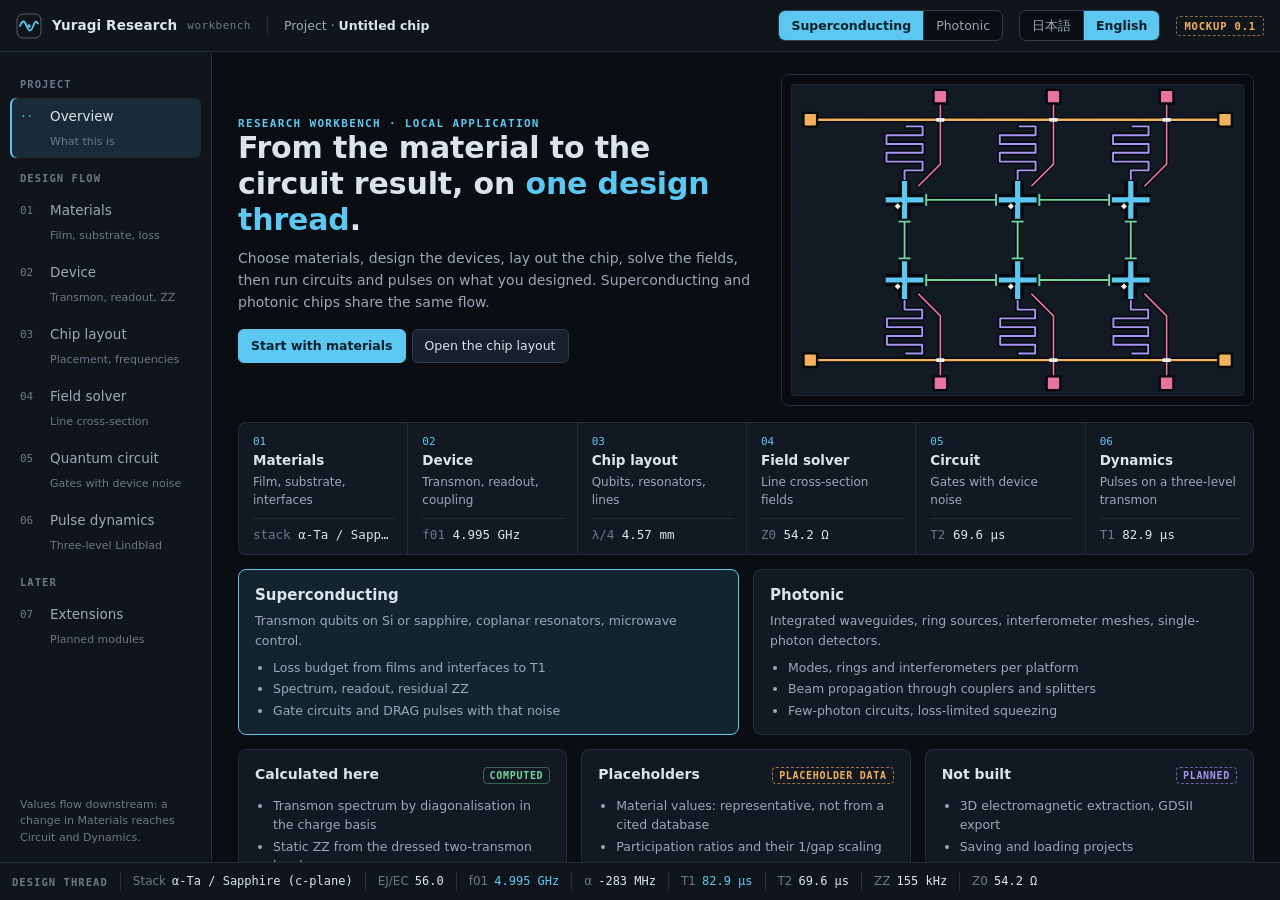
<file: index.html>
<!doctype html>
<html lang="en" data-platform="sc">
<head>
  <meta charset="utf-8">
  <meta name="viewport" content="width=device-width, initial-scale=1">
  <title>Yuragi Research</title>
  <link rel="stylesheet" href="assets/css/app.css">
</head>
<body>
  <div id="app">
    <header id="topbar"></header>
    <nav id="nav" aria-label="Stages"></nav>
    <main id="main" tabindex="-1"></main>
    <footer id="thread"></footer>
  </div>
  <div id="toast" role="status" aria-live="polite"></div>
  <noscript>This mockup needs JavaScript. / このモックアップの表示には JavaScript が必要です。</noscript>

  <script src="assets/js/physics/linalg.js"></script>
  <script src="assets/js/physics/sc.js"></script>
  <script src="assets/js/physics/fieldsolver.js"></script>
  <script src="assets/js/physics/photonics.js"></script>
  <script src="assets/js/physics/bpm.js"></script>
  <script src="assets/js/physics/linearoptics.js"></script>
  <script src="assets/js/physics/qcircuit.js"></script>
  <script src="assets/js/physics/dynamics.js"></script>
  <script src="assets/js/data/materials.js"></script>
  <script src="assets/js/app/core.js"></script>
  <script src="assets/js/app/plot.js"></script>
  <script src="assets/js/views/overview.js"></script>
  <script src="assets/js/views/materials.js"></script>
  <script src="assets/js/views/device.js"></script>
  <script src="assets/js/views/layout.js"></script>
  <script src="assets/js/views/field.js"></script>
  <script src="assets/js/views/circuit.js"></script>
  <script src="assets/js/views/dynamics.js"></script>
  <script src="assets/js/views/extensions.js"></script>
  <script src="assets/js/app/main.js"></script>
</body>
</html>
</file>
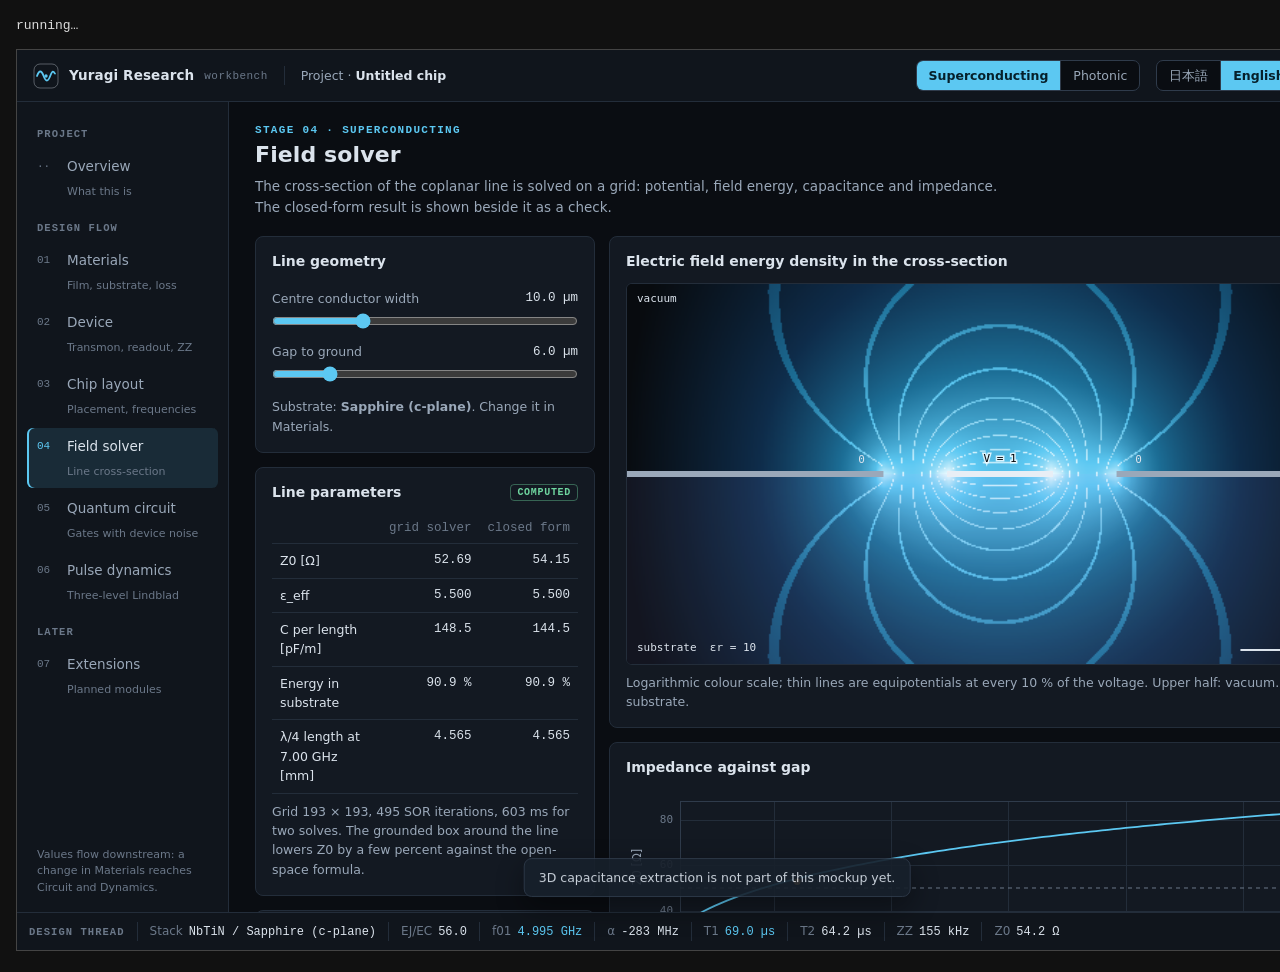
<file: tests/ui-smoke.html>
<!doctype html>
<html lang="en">
<head>
<meta charset="utf-8">
<title>UI smoke test</title>
<style>body{font:13px/1.5 monospace;background:#111;color:#ddd;margin:16px} iframe{width:1400px;height:900px;border:1px solid #444} .bad{color:#f88} .ok{color:#8f8}</style>
</head>
<body>
<!-- Drives every view of the app through its controls and reports uncaught errors.
     Needs http (run `python launch.py --no-open --port 8765` and open /tests/ui-smoke.html). -->
<pre id="log">running…</pre>
<iframe id="app" src="../index.html"></iframe>
<script>
(async function () {
  const log = document.getElementById('log');
  const frame = document.getElementById('app');
  const lines = [];
  const errors = [];
  const sleep = (ms) => new Promise((r) => setTimeout(r, ms));
  await new Promise((r) => { if (frame.contentDocument && frame.contentDocument.readyState === 'complete' && frame.contentWindow.YR) r(); else frame.addEventListener('load', r); });
  const win = frame.contentWindow, doc = frame.contentDocument, YR = win.YR;
  let where = 'boot';
  win.addEventListener('error', (e) => errors.push(where + ': ' + e.message + ' @' + (e.filename || '').split('/').pop() + ':' + e.lineno));
  win.addEventListener('unhandledrejection', (e) => errors.push(where + ': ' + e.reason));

  const fire = (el, type, init) => el.dispatchEvent(new win.Event(type, Object.assign({ bubbles: true }, init || {})));
  const setRange = (input, value) => { input.value = value; fire(input, 'input'); fire(input, 'change'); };
  const click = (el) => el.dispatchEvent(new win.MouseEvent('click', { bubbles: true, clientX: 5, clientY: 5 }));
  const main = () => doc.getElementById('main');

  function exercise() {
    let n = 0;
    for (const input of Array.from(main().querySelectorAll('input[type=range]'))) {
      if (!input.isConnected) continue;
      const lo = +input.min, hi = +input.max, start = input.value;
      setRange(input, lo); setRange(input, hi); setRange(input, start); n += 3;
    }
    for (const box of Array.from(main().querySelectorAll('input[type=checkbox]'))) { box.click(); box.click(); n += 2; }
    for (const row of Array.from(main().querySelectorAll('tr.pick'))) { click(row); n++; }
    for (const sel of Array.from(main().querySelectorAll('select'))) {
      for (const opt of Array.from(sel.options)) { sel.value = opt.value; fire(sel, 'change'); n++; }
    }
    // buttons: re-query by index because clicking may rebuild parts of the view
    const count = main().querySelectorAll('button:not([data-go]):not([data-platform])').length;
    for (let i = 0; i < count; i++) {
      const b = main().querySelectorAll('button:not([data-go]):not([data-platform])')[i];
      if (b && !b.disabled && b.dataset.act !== 'send') { click(b); n++; }
    }
    return n;
  }
  function editors() {
    let n = 0;
    const tools = () => Array.from(main().querySelectorAll('.gate-btn'));
    for (let t = 0; t < tools().length; t++) {
      click(tools()[t]);
      for (const idx of [0, 1, 14, 3]) {
        const cell = main().querySelectorAll('.cell')[idx];
        if (cell) { click(cell); n++; }
      }
    }
    for (const inp of Array.from(main().querySelectorAll('.inp'))) { click(inp); n++; }
    for (let i = 0; i < 4; i++) { const inp = main().querySelectorAll('.inp')[0]; if (inp) { click(inp); n++; } }
    for (let i = 0; i < main().querySelectorAll('.mzi').length; i++) { click(main().querySelectorAll('.mzi')[i]); n++; }
    const qb = main().querySelector('.canvas-wrap .qb');
    if (qb) {
      const wrap = qb.closest('.canvas-wrap');
      const r = qb.getBoundingClientRect();
      const ev = (type, x, y) => { const e = new win.MouseEvent(type, { bubbles: true, clientX: x, clientY: y }); Object.defineProperty(e, 'pointerId', { value: 1 }); return e; };
      wrap.setPointerCapture = function () {};
      qb.dispatchEvent(ev('pointerdown', r.x + r.width / 2, r.y + r.height / 2));
      wrap.dispatchEvent(ev('pointermove', r.x + r.width / 2 + 40, r.y + r.height / 2 + 15));
      wrap.dispatchEvent(ev('pointerup', r.x + r.width / 2 + 40, r.y + r.height / 2 + 15));
      n += 3;
    }
    return n;
  }

  const views = ['overview', 'materials', 'device', 'layout', 'field', 'circuit', 'dynamics', 'extensions'];
  for (const lang of ['en', 'ja']) {
    for (const platform of ['sc', 'ph']) {
      YR.state.lang = lang; YR.state.platform = platform; YR.renderAll();
      for (const view of views) {
        where = lang + '/' + platform + '/' + view;
        const before = errors.length;
        let n = 0;
        try {
          YR.go(view); await sleep(30);
          n += exercise(); await sleep(30);
          n += editors(); await sleep(30);
          n += exercise();
        } catch (e) { errors.push(where + ': threw ' + (e && e.stack ? e.stack.split('\n').slice(0, 2).join(' | ') : e)); }
        const text = main().textContent;
        const empty = text.trim().length < 40;
        const leaks = /undefined|NaN|\[object/.test(text);
        if (empty) errors.push(where + ': view rendered empty');
        if (leaks) errors.push(where + ': text contains undefined/NaN/[object: ' + (text.match(/.{0,40}(undefined|NaN|\[object).{0,30}/) || [''])[0]);
        lines.push((errors.length === before ? 'ok   ' : 'FAIL ') + where + '  (' + n + ' actions)');
      }
    }
  }
  // cross-stage link: photonic layout -> circuit
  where = 'link/layout->circuit';
  try {
    YR.state.platform = 'ph'; YR.renderAll(); YR.go('layout'); await sleep(30);
    click(main().querySelector('.view-head .seg button')); await sleep(30);      // 4 modes
    click(main().querySelector('[data-act="send"]')); await sleep(30);
    if (YR.state.view !== 'circuit') errors.push(where + ': did not navigate');
    if (main().querySelectorAll('.inp').length !== 4) errors.push(where + ': expected 4 modes in the circuit');
    lines.push('ok   ' + where);
  } catch (e) { errors.push(where + ': threw ' + e); }

  log.className = errors.length ? 'bad' : 'ok';
  log.textContent = 'RESULT ' + (errors.length ? 'FAIL ' + errors.length : 'PASS') + '\n' + lines.join('\n') + (errors.length ? '\n\nERRORS\n' + errors.join('\n') : '');
  document.title = errors.length ? 'FAIL' : 'PASS';
})();
</script>
</body>
</html>
</file>
<file: assets/css/app.css>
/* Yuragi Research — workbench mockup */
:root {
  --bg: #0a0d12;
  --bg-2: #10151c;
  --panel: #131922;
  --panel-2: #18202b;
  --line: #232d3a;
  --line-2: #2f3b4b;
  --text: #dbe3ec;
  --text-2: #9aa8b9;
  --text-3: #6b7889;
  --accent: #5cc8f2;
  --accent-ink: #06202b;
  --accent-soft: rgba(92, 200, 242, 0.12);
  --s1: #5cc8f2;
  --s2: #f2b25c;
  --s3: #e9739f;
  --s4: #6fd6a0;
  --s5: #a595f5;
  --warn: #f2b25c;
  --bad: #f07c7c;
  --good: #6fd6a0;
  --sans: "Segoe UI", "Yu Gothic UI", "Hiragino Sans", "Noto Sans JP", "Meiryo", system-ui, sans-serif;
  --mono: "Cascadia Mono", "Cascadia Code", Consolas, "SF Mono", Menlo, monospace;
  --radius: 8px;
}
html[data-platform="ph"] {
  --accent: #f2b25c;
  --accent-ink: #2b1c06;
  --accent-soft: rgba(242, 178, 92, 0.12);
}

* { box-sizing: border-box; }
html, body { height: 100%; }
body {
  margin: 0;
  background: var(--bg);
  color: var(--text);
  font: 13.5px/1.55 var(--sans);
  -webkit-font-smoothing: antialiased;
}
button, input, select { font: inherit; color: inherit; }
button { cursor: pointer; }
:focus-visible { outline: 2px solid var(--accent); outline-offset: 2px; border-radius: 4px; }
h1, h2, h3, p { margin: 0; }
a { color: var(--accent); }

#app {
  display: grid;
  grid-template: 52px 1fr 38px / 212px 1fr;
  grid-template-areas: "top top" "nav main" "thread thread";
  height: 100vh;
  min-width: 0;
}

/* ---------- top bar ---------- */
#topbar {
  grid-area: top;
  display: flex; align-items: center; gap: 16px;
  padding: 0 16px;
  background: var(--bg-2);
  border-bottom: 1px solid var(--line);
  min-width: 0;
}
.brand { display: flex; align-items: center; gap: 10px; font-weight: 600; letter-spacing: 0.01em; white-space: nowrap; }
.brand svg { display: block; }
.brand small { font: 500 11px var(--mono); color: var(--text-3); letter-spacing: 0.04em; }
.project {
  color: var(--text-2); font-size: 12.5px; padding-left: 16px; border-left: 1px solid var(--line);
  white-space: nowrap; overflow: hidden; text-overflow: ellipsis; min-width: 0;
}
.project b { color: var(--text); font-weight: 600; }
.spacer { flex: 1; }
.mock-flag {
  font: 600 10.5px var(--mono); letter-spacing: 0.08em; text-transform: uppercase;
  color: var(--warn); border: 1px dashed rgba(242, 178, 92, 0.55); border-radius: 4px; padding: 3px 7px;
  white-space: nowrap;
}

.seg {
  display: inline-flex; border: 1px solid var(--line-2); border-radius: 7px; overflow: hidden; background: var(--bg);
}
.seg button {
  border: 0; background: transparent; padding: 5px 12px; color: var(--text-2); font-size: 12.5px; white-space: nowrap;
}
.seg button + button { border-left: 1px solid var(--line-2); }
.seg button:hover { color: var(--text); }
.seg button[aria-pressed="true"] { background: var(--accent); color: var(--accent-ink); font-weight: 600; }
.seg.small button { padding: 3px 9px; font-size: 12px; }

/* ---------- navigation ---------- */
#nav {
  grid-area: nav;
  background: var(--bg-2);
  border-right: 1px solid var(--line);
  padding: 14px 10px;
  overflow-y: auto;
  display: flex; flex-direction: column; gap: 2px;
}
.nav-group { font: 600 10.5px var(--mono); color: var(--text-3); letter-spacing: 0.1em; text-transform: uppercase; padding: 12px 10px 6px; }
.nav-item {
  display: grid; grid-template-columns: 22px 1fr; align-items: center; gap: 8px;
  width: 100%; text-align: left; border: 0; background: transparent;
  padding: 8px 10px; border-radius: 6px; color: var(--text-2);
}
.nav-item .num { font: 500 11px var(--mono); color: var(--text-3); }
.nav-item .sub { grid-column: 2; font-size: 11px; color: var(--text-3); margin-top: -2px; }
.nav-item:hover { background: var(--panel); color: var(--text); }
.nav-item[aria-current="page"] { background: var(--accent-soft); color: var(--text); box-shadow: inset 2px 0 0 var(--accent); }
.nav-item[aria-current="page"] .num { color: var(--accent); }
.nav-foot { margin-top: auto; padding: 12px 10px 2px; font-size: 11px; color: var(--text-3); line-height: 1.5; }

/* ---------- main ---------- */
#main { grid-area: main; overflow: auto; padding: 22px 26px 40px; min-width: 0; }
#main:focus { outline: none; }
.view { max-width: 1480px; margin: 0 auto; }
.view-head { display: flex; align-items: flex-end; gap: 18px; flex-wrap: wrap; margin-bottom: 18px; }
.kicker { font: 600 11px var(--mono); letter-spacing: 0.12em; text-transform: uppercase; color: var(--accent); }
.view-head h1 { font-size: 22px; font-weight: 600; letter-spacing: 0.005em; margin-top: 2px; }
.view-head p { color: var(--text-2); max-width: 760px; margin-top: 4px; }
.view-head .tools { margin-left: auto; display: flex; gap: 8px; align-items: center; flex-wrap: wrap; }

.grid { display: grid; gap: 14px; }
.g2 { grid-template-columns: repeat(2, minmax(0, 1fr)); }
.g3 { grid-template-columns: repeat(3, minmax(0, 1fr)); }
.g-side { grid-template-columns: minmax(280px, 340px) minmax(0, 1fr); align-items: start; }
.g-wide { grid-template-columns: minmax(0, 1.5fr) minmax(0, 1fr); align-items: start; }
.g-main { grid-template-columns: minmax(0, 1fr) minmax(280px, 330px); align-items: start; }
.stack { display: grid; gap: 14px; align-content: start; min-width: 0; }

.panel {
  background: var(--panel); border: 1px solid var(--line); border-radius: var(--radius);
  padding: 14px 16px 16px; min-width: 0;
}
.panel-head { display: flex; align-items: center; gap: 8px; margin-bottom: 10px; flex-wrap: wrap; }
.panel-head h2 { font-size: 14px; font-weight: 600; }
.panel-head .right { margin-left: auto; display: flex; gap: 6px; align-items: center; flex-wrap: wrap; }
.panel p.note { color: var(--text-2); font-size: 12.5px; margin-top: 8px; }
.panel p.lead { color: var(--text-2); margin-bottom: 10px; }

.tag {
  font: 600 10px var(--mono); letter-spacing: 0.07em; text-transform: uppercase;
  padding: 2px 6px; border-radius: 4px; white-space: nowrap; border: 1px solid transparent;
}
.tag.computed { color: var(--good); border-color: rgba(111, 214, 160, 0.4); }
.tag.placeholder { color: var(--warn); border: 1px dashed rgba(242, 178, 92, 0.6); }
.tag.planned { color: var(--s5); border: 1px dashed rgba(165, 149, 245, 0.6); }
.tag.schematic { color: var(--text-2); border-color: var(--line-2); }

/* controls */
.ctl { display: grid; grid-template-columns: minmax(0, 1fr) auto; gap: 2px 10px; align-items: center; padding: 6px 0; }
.ctl .ctl-label { color: var(--text-2); font-size: 12.5px; }
.ctl output { font: 500 12.5px var(--mono); color: var(--text); white-space: nowrap; }
.ctl input[type="range"] { grid-column: 1 / -1; width: 100%; margin: 2px 0 0; accent-color: var(--accent); height: 18px; }
.ctl-group + .ctl-group { margin-top: 8px; padding-top: 8px; border-top: 1px solid var(--line); }
.ctl-title { font: 600 10.5px var(--mono); letter-spacing: 0.1em; text-transform: uppercase; color: var(--text-3); margin-bottom: 2px; }

.btn {
  border: 1px solid var(--line-2); background: var(--panel-2); color: var(--text);
  padding: 6px 12px; border-radius: 6px; font-size: 12.5px; white-space: nowrap;
}
.btn:hover { border-color: var(--accent); }
.btn.primary { background: var(--accent); border-color: var(--accent); color: var(--accent-ink); font-weight: 600; }
.btn.ghost { background: transparent; }
.btn[aria-pressed="true"] { border-color: var(--accent); background: var(--accent-soft); }
.btn:disabled { opacity: 0.45; cursor: not-allowed; }
.btn-row { display: flex; gap: 6px; flex-wrap: wrap; align-items: center; }

select.sel {
  background: var(--bg); border: 1px solid var(--line-2); border-radius: 6px; padding: 5px 8px; max-width: 100%;
}

/* stats */
.stats { display: grid; grid-template-columns: repeat(auto-fit, minmax(128px, 1fr)); gap: 8px; }
.stat { background: var(--bg-2); border: 1px solid var(--line); border-radius: 6px; padding: 9px 11px; min-width: 0; }
.stat-label { font-size: 11.5px; color: var(--text-2); white-space: nowrap; overflow: hidden; text-overflow: ellipsis; }
.stat-value { font: 600 17px var(--mono); margin-top: 2px; white-space: nowrap; }
.stat-value small { font: 500 11.5px var(--mono); color: var(--text-2); margin-left: 3px; }
.stat-sub { font-size: 11px; color: var(--text-3); margin-top: 1px; min-height: 1em; }
.stat.warn .stat-value { color: var(--warn); }
.stat.bad .stat-value { color: var(--bad); }
.stat.key { border-color: var(--accent); background: var(--accent-soft); }

canvas.plot { display: block; width: 100%; height: 240px; }
canvas.plot.tall { height: 320px; }
canvas.plot.short { height: 180px; }
.legend { display: flex; gap: 14px; flex-wrap: wrap; font-size: 12px; color: var(--text-2); margin-top: 6px; }
.legend i { display: inline-block; width: 14px; height: 3px; border-radius: 2px; vertical-align: middle; margin-right: 6px; }

/* tables / pickers */
table.data { width: 100%; border-collapse: collapse; font-size: 12.5px; }
table.data th { text-align: left; font-weight: 500; color: var(--text-3); padding: 5px 8px; border-bottom: 1px solid var(--line); white-space: nowrap; }
table.data td { padding: 7px 8px; border-bottom: 1px solid var(--line); vertical-align: top; }
table.data td.num, table.data th.num { text-align: right; font-family: var(--mono); white-space: nowrap; }
table.data tr.pick { cursor: pointer; }
table.data tr.pick:hover td { background: var(--panel-2); }
table.data tr.pick[aria-selected="true"] td { background: var(--accent-soft); }
table.data tr.pick[aria-selected="true"] td:first-child { box-shadow: inset 2px 0 0 var(--accent); }
table.data td .dim { color: var(--text-3); font-size: 11.5px; }
.scroll-x { overflow-x: auto; }

.banner {
  display: flex; gap: 10px; align-items: flex-start;
  border: 1px dashed rgba(242, 178, 92, 0.55); background: rgba(242, 178, 92, 0.06);
  border-radius: var(--radius); padding: 9px 12px; color: var(--text-2); font-size: 12.5px; margin-bottom: 14px;
}
.banner b { color: var(--warn); font-weight: 600; white-space: nowrap; }

/* ---------- design thread (status bar) ---------- */
#thread {
  grid-area: thread;
  display: flex; align-items: center; gap: 0;
  background: var(--bg-2); border-top: 1px solid var(--line);
  padding: 0 12px; overflow-x: auto; white-space: nowrap;
  font-size: 12px;
}
#thread .t-title { font: 600 10.5px var(--mono); letter-spacing: 0.1em; text-transform: uppercase; color: var(--text-3); margin-right: 12px; }
#thread .t-item { display: inline-flex; gap: 6px; align-items: baseline; padding: 0 12px; border-left: 1px solid var(--line); }
#thread .t-item span { color: var(--text-3); }
#thread .t-item b { font: 500 12px var(--mono); color: var(--text); }
#thread .t-item b.hl { color: var(--accent); }

#toast {
  position: fixed; left: 50%; bottom: 54px; transform: translate(-50%, 12px);
  background: var(--panel-2); border: 1px solid var(--line-2); color: var(--text);
  padding: 9px 14px; border-radius: 8px; opacity: 0; pointer-events: none; transition: opacity .18s, transform .18s;
  max-width: min(560px, 90vw); font-size: 12.5px; box-shadow: 0 10px 30px rgba(0, 0, 0, .45); z-index: 20;
}
#toast.show { opacity: 1; transform: translate(-50%, 0); }

/* ---------- overview ---------- */
.hero { display: grid; grid-template-columns: minmax(0, 1.1fr) minmax(0, 1fr); gap: 22px; align-items: center; margin-bottom: 16px; }
.hero h1 { font-size: 30px; line-height: 1.2; font-weight: 600; letter-spacing: -0.005em; }
.hero h1 em { font-style: normal; color: var(--accent); }
.hero p { color: var(--text-2); margin-top: 10px; font-size: 14px; max-width: 620px; }
.hero .btn-row { margin-top: 16px; }
.hero-art { border: 1px solid var(--line); border-radius: var(--radius); background: var(--panel); overflow: hidden; }
.hero-art svg { display: block; width: 100%; height: auto; }

.pipeline { display: grid; grid-template-columns: repeat(6, minmax(0, 1fr)); gap: 0; margin-bottom: 14px; }
.pipe {
  text-align: left; border: 1px solid var(--line); background: var(--panel); color: var(--text);
  padding: 12px 12px 12px 14px; position: relative; min-width: 0; border-right-width: 0;
}
.pipe:first-child { border-radius: var(--radius) 0 0 var(--radius); }
.pipe:last-child { border-radius: 0 var(--radius) var(--radius) 0; border-right-width: 1px; }
.pipe:hover { background: var(--panel-2); }
.pipe .num { font: 500 11px var(--mono); color: var(--accent); }
.pipe .name { font-weight: 600; margin-top: 2px; }
.pipe .what { color: var(--text-2); font-size: 12px; margin-top: 2px; min-height: 2.9em; }
.pipe .val { font: 500 12.5px var(--mono); margin-top: 8px; padding-top: 8px; border-top: 1px solid var(--line); white-space: nowrap; overflow: hidden; text-overflow: ellipsis; }
.pipe .val span { color: var(--text-3); }

.card-pick { text-align: left; width: 100%; border: 1px solid var(--line); background: var(--panel); border-radius: var(--radius); padding: 14px 16px; color: var(--text); }
.card-pick:hover { border-color: var(--line-2); background: var(--panel-2); }
.card-pick[aria-pressed="true"] { border-color: var(--accent); background: var(--accent-soft); }
.card-pick h3 { font-size: 15px; font-weight: 600; }
.card-pick p { color: var(--text-2); font-size: 12.5px; margin-top: 4px; }
.card-pick ul, .panel ul.plain { margin: 8px 0 0; padding-left: 18px; color: var(--text-2); font-size: 12.5px; }
.panel ul.plain li + li, .card-pick li + li { margin-top: 2px; }

/* ---------- layout editor ---------- */
.canvas-wrap { background: #080b0f; border: 1px solid var(--line); border-radius: 6px; overflow: hidden; position: relative; }
.canvas-wrap svg { display: block; width: 100%; height: auto; user-select: none; touch-action: none; }
.canvas-wrap canvas { display: block; width: 100%; }
.layer-list { display: grid; gap: 4px; }
.layer-list label { display: flex; align-items: center; gap: 8px; font-size: 12.5px; color: var(--text-2); cursor: pointer; }
.layer-list input { accent-color: var(--accent); }
.layer-list i { width: 12px; height: 12px; border-radius: 3px; display: inline-block; }
.check-list { display: grid; gap: 6px; font-size: 12.5px; }
.check { display: grid; grid-template-columns: 16px 1fr; gap: 8px; align-items: start; color: var(--text-2); }
.check::before { content: ""; width: 8px; height: 8px; border-radius: 50%; margin-top: 6px; background: var(--good); }
.check.warn::before { background: var(--warn); }
.check.bad::before { background: var(--bad); }
.check b { color: var(--text); font-weight: 600; }

/* ---------- circuit editors ---------- */
.palette { display: flex; gap: 5px; flex-wrap: wrap; }
.gate-btn {
  min-width: 34px; height: 30px; padding: 0 8px; border: 1px solid var(--line-2); background: var(--panel-2); border-radius: 5px;
  font: 600 12px var(--mono); color: var(--text);
}
.gate-btn:hover { border-color: var(--accent); }
.gate-btn[aria-pressed="true"] { background: var(--accent); border-color: var(--accent); color: var(--accent-ink); }
.hint { color: var(--text-3); font-size: 12px; margin-top: 8px; min-height: 1.5em; }

/* ---------- extensions ---------- */
.ext { display: grid; gap: 6px; align-content: start; }
.ext h3 { font-size: 15px; font-weight: 600; }
.ext .reads { font: 500 11.5px var(--mono); color: var(--text-3); }
.ext p { color: var(--text-2); font-size: 12.5px; }

/* ---------- responsive ---------- */
@media (max-width: 1180px) {
  .g3 { grid-template-columns: repeat(2, minmax(0, 1fr)); }
  .pipeline { grid-template-columns: repeat(3, minmax(0, 1fr)); gap: 8px; }
  .pipe, .pipe:first-child, .pipe:last-child { border-radius: var(--radius); border-right-width: 1px; }
  .g-wide { grid-template-columns: minmax(0, 1fr); }
}
@media (max-width: 920px) {
  #app { grid-template: 52px auto 1fr 38px / 1fr; grid-template-areas: "top" "nav" "main" "thread"; }
  #nav { flex-direction: row; overflow-x: auto; border-right: 0; border-bottom: 1px solid var(--line); padding: 6px 8px; }
  .nav-group, .nav-foot, .nav-item .sub { display: none; }
  .nav-item { width: auto; white-space: nowrap; grid-template-columns: auto auto; }
  .nav-item[aria-current="page"] { box-shadow: inset 0 -2px 0 var(--accent); }
  .g2, .g3, .g-side, .g-main, .hero { grid-template-columns: minmax(0, 1fr); }
  .project { display: none; }
  #main { padding: 16px 14px 32px; }
}
@media (max-width: 560px) {
  .brand small, .mock-flag { display: none; }
  .pipeline { grid-template-columns: repeat(2, minmax(0, 1fr)); }
  #topbar { gap: 8px; padding: 0 10px; }
  .seg button { padding: 5px 8px; }
}
@media (prefers-reduced-motion: reduce) {
  * { transition: none !important; animation: none !important; }
}
</file>
